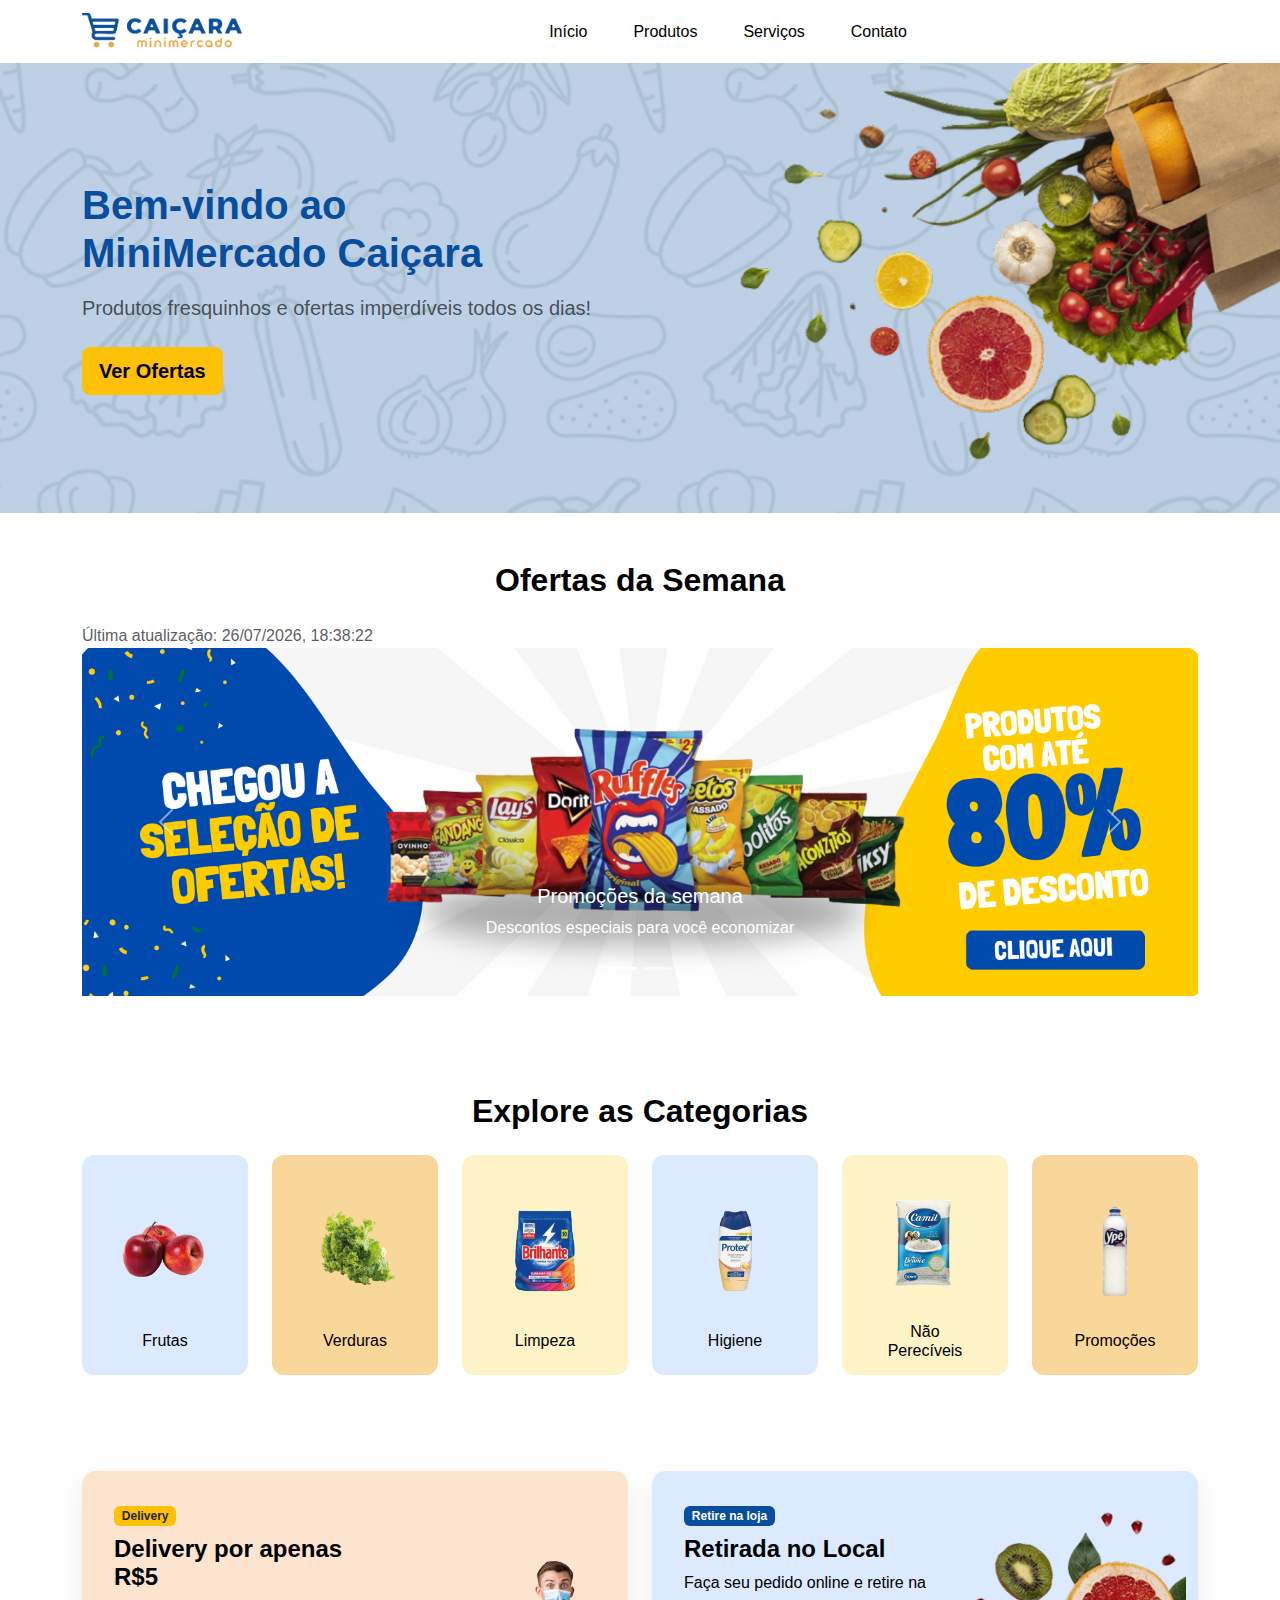
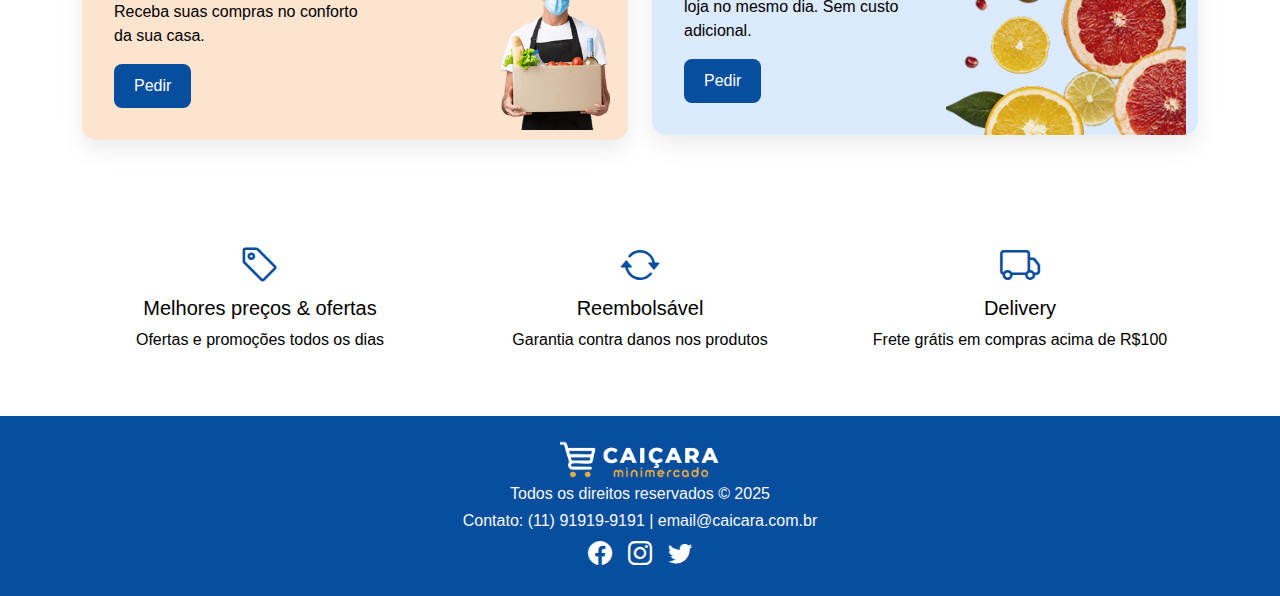
<file: index.html>
<!DOCTYPE html>
<html lang="pt-BR">
  
<head>
  <meta charset="UTF-8">
  <meta name="viewport" content="width=device-width, initial-scale=1.0">
  <title>MiniMercado Caiçara</title>
  <link href="https://cdn.jsdelivr.net/npm/bootstrap@5.3.3/dist/css/bootstrap.min.css" rel="stylesheet">
  <link rel="stylesheet" href="https://cdn.jsdelivr.net/npm/bootstrap-icons/font/bootstrap-icons.css">
  <link rel="stylesheet" href="css/style.css">   
  <link rel="stylesheet" href="css/inicio.css"> 
</head>

<body>

  <!-- NAVBAR -->
  <header>
    <nav class="navbar navbar-expand-lg bg-white shadow-sm">
      <div class="container">
        <a class="navbar-brand fw-bold" href="index.html">
          <img src="img/logo/logocaicara.png" alt="MiniMercado Caiçara" width="160">
        </a>

       <!--Acessibilidade-->
      <button class="navbar-toggler" type="button" data-bs-toggle="collapse" 
        data-bs-target="#navbarNav" aria-label="Menu de navegação">
        <span class="navbar-toggler-icon"></span>
      </button>
      
        <div class="collapse navbar-collapse justify-content-center" id="navbarNav">
          <ul class="navbar-nav mb-2 mb-lg-0">
            <li class="nav-item"><a class="nav-link active" href="index.html">Início</a></li>
            <li class="nav-item"><a class="nav-link" href="produtos.html">Produtos</a></li>
            <li class="nav-item"><a class="nav-link" href="servicos.html">Serviços</a></li>
            <li class="nav-item"><a class="nav-link" href="contato.html">Contato</a></li>
          </ul>
        </div>
      </div>
    </nav>
  </header>

  <main>
    <!-- HERO -->
    <section class="hero d-flex align-items-center">
      <div class="container py-5">
        <div class="row">
          <div class="col-lg-7 col-md-9">
            <h1 class="fw-bold text-primary mb-3">
              Bem-vindo ao<br>MiniMercado Caiçara
            </h1>
            <p class="lead text-muted mb-4">
              Produtos fresquinhos e ofertas imperdíveis todos os dias!
            </p>
            <a href="produtos.html" class="btn btn-warning btn-lg fw-bold">Ver Ofertas</a>
          </div>
        </div>
      </div>
    </section>                      

<!-- Carrossel de Ofertas -->
<section id="ofertas" class="py-5">
  <div class="container">
    <h2 class="text-center mb-4">Ofertas da Semana</h2>
    <!-- Data e Hora -->  
    <small class="text-muted d-block fs-6">
      Última atualização: <span id="dataHoraAtual"></span>
    </small>

    <div id="carouselOfertas" class="carousel slide" data-bs-ride="carousel" data-bs-interval="4000">
      
      <!-- Indicadores -->
      <div class="carousel-indicators">
        <button type="button" data-bs-target="#carouselOfertas" data-bs-slide-to="0" class="active" aria-current="true" aria-label="Slide 1"></button>
        <button type="button" data-bs-target="#carouselOfertas" data-bs-slide-to="1" aria-label="Slide 2"></button>
      </div>

      <!-- Slides -->
      <div class="carousel-inner">
        <div class="carousel-item active">
          <img src="img/itens_do_site/carrossel1.png" class="d-block w-100" alt="Ofertas de frutas frescas da semana">
          <div class="carousel-caption d-none d-md-block">
            <h5>Promoções da semana</h5>
            <p>Descontos especiais para você economizar</p>
          </div>
        </div>

        <div class="carousel-item">
          <img src="img/itens_do_site/carrossel2.png" class="d-block w-100" alt="Pacote família de arroz e feijão em promoção">
          <div class="carousel-caption d-none d-md-block">
            <h5>Melhor oferta</h5>
            <p>Sucos preços imbatíveis</p>
          </div>
        </div>
      </div>

      <!-- Controles -->
      <button class="carousel-control-prev" type="button" data-bs-target="#carouselOfertas" data-bs-slide="prev" aria-label="Slide anterior">
        <span class="carousel-control-prev-icon"></span>
      </button>
      <button class="carousel-control-next" type="button" data-bs-target="#carouselOfertas" data-bs-slide="next" aria-label="Próximo slide">
        <span class="carousel-control-next-icon"></span>
      </button>
    </div>
  </div>
</section>


<!-- Explorar CATEGORIAS -->
  <section id="categorias" class="py-5">
    <div class="container">
      <h2 class="text-center mb-4">Explore as Categorias</h2>
      <div class="row g-4 justify-content-center">
        
        <!-- Categoria 1 -->
        <div class="col-6 col-md-4 col-lg-2">
          <div class="categoria-card bg-azul">
            <img src="img/produtosPng/maca.png" alt="Frutas">
            <h6>Frutas</h6>
          </div>
        </div>

        <!-- Categoria 2 -->
        <div class="col-6 col-md-4 col-lg-2">
          <div class="categoria-card bg-amarelo">
            <img src="img/produtosPng/alface.png" alt="Verduras">
            <h6>Verduras</h6>
          </div>
        </div>

        <!-- Categoria 3 -->
        <div class="col-6 col-md-4 col-lg-2">
          <div class="categoria-card bg-bege">
            <img src="img/produtosPng/sabao.png" alt="Limpeza">
            <h6>Limpeza</h6>
          </div>
        </div>

        <!-- Categoria 4 -->
        <div class="col-6 col-md-4 col-lg-2">
          <div class="categoria-card bg-azul">
            <img src="img/produtosPng/protex.png" alt="Higiene">
            <h6>Higiene</h6>
          </div>
        </div>

        <!-- Categoria 5 -->
        <div class="col-6 col-md-4 col-lg-2">
          <div class="categoria-card bg-bege">
            <img src="img/produtosPng/arroz.png" alt="Nao Perecíveis">
            <h6>Não Perecíveis</h6>
          </div>
        </div>
        <!-- Categoria  -->
        <div class="col-6 col-md-4 col-lg-2">
          <div class="categoria-card bg-amarelo">
            <img src="img/produtosPng/detergente.png" alt="Promoções">
            <h6>Promoções</h6>
          </div>
        </div>
      </div>
    </div>
  </section>

  <section class="servicos-cards my-5">
    <div class="container">
      <div class="row g-4">

      <!-- DELIVERY -->
      <div class="col-md-6">
        <article class="servico servico-delivery">
          <div class="servico-content">
            <span class="badge bg-warning text-dark">Delivery</span>
            <h4 class="mt-2 fw-bold">Delivery por apenas R$5</h4>
            <p class="mb-3">Receba suas compras no conforto da sua casa.</p>
            <a href="servicos.html" class="btn btn-primary">Pedir</a>
          </div>
        </article>
      </div>

      <!-- RETIRADA -->
      <div class="col-md-6">
        <article class="servico servico-retirada">
          <div class="servico-content">
            <span class="badge bg-primary">Retire na loja</span>
            <h4 class="mt-2 fw-bold">Retirada no Local</h4>
            <p class="mb-3">Faça seu pedido online e retire na loja no mesmo dia. Sem custo adicional.</p>
            <a href="servicos.html" class="btn btn-primary">Pedir</a>
          </div>
        </article>
      </div>

    </div>
  </div>
</section>


    <!-- DESTAQUES -->
    <section id="destaques" class="container py-5 text-center">
      <div class="row g-4">
        <div class="col-md-4">
          <i class="bi bi-tag fs-1 text-primary"></i>
          <h5>Melhores preços & ofertas</h5>
          <p>Ofertas e promoções todos os dias</p>
        </div>
        <div class="col-md-4">
          <i class="bi bi-arrow-repeat fs-1 text-primary"></i>
          <h5>Reembolsável</h5>
          <p>Garantia contra danos nos produtos</p>
        </div>
        <div class="col-md-4">
          <i class="bi bi-truck fs-1 text-primary"></i>
          <h5>Delivery</h5>
          <p>Frete grátis em compras acima de R$100</p>
        </div>
      </div>
    </section>
  </main>

  <!-- RODAPÉ -->
  <footer class="footer text-light text-center py-4">
  <div class="container">
    <a class="navbar-brand fw-bold" href="index.html">
      <img src="img/logo/logocaicarabranco-01.png" alt="MiniMercado Caiçara" width="160">
    </a>
  </div>  
  <p>Todos os direitos reservados © 2025</p>
  <p>Contato: (11) 91919-9191 | email@caicara.com.br</p>
  <div class="d-flex justify-content-center gap-3">
    <i class="bi bi-facebook fs-4"></i>
    <i class="bi bi-instagram fs-4"></i>
    <i class="bi bi-twitter fs-4"></i>
  </div>
</footer>

<script defer src="main.js"></script>
<script src="https://cdn.jsdelivr.net/npm/bootstrap@5.3.3/dist/js/bootstrap.bundle.min.js"></script>
</body>
</html>
</file>
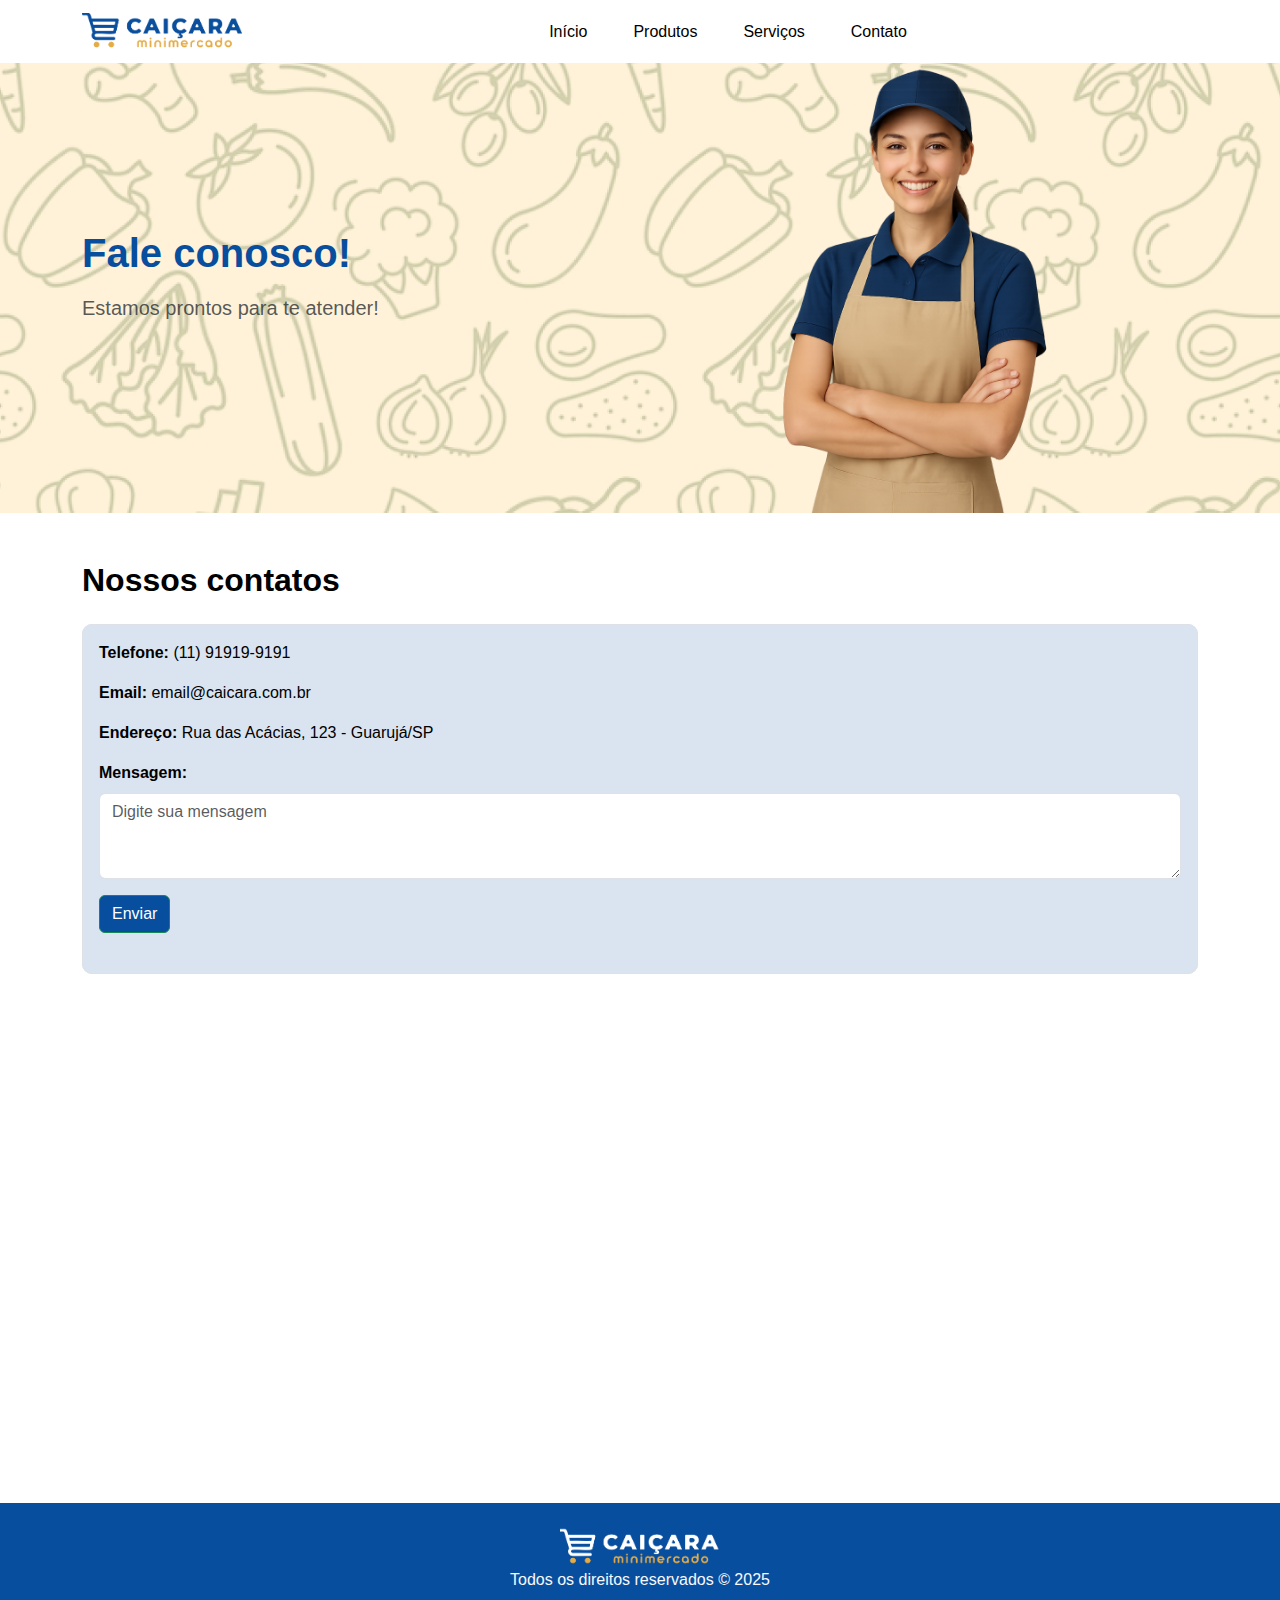
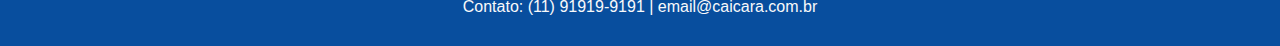
<file: contato.html>
<!DOCTYPE html>
<html lang="pt-BR">
<head>
    <meta charset="UTF-8">
    <meta name="viewport" content="width=device-width, initial-scale=1.0">
    <link href="https://cdn.jsdelivr.net/npm/bootstrap@5.3.3/dist/css/bootstrap.min.css" rel="stylesheet">
    <link rel="stylesheet" href="css/style.css">
    <link rel="stylesheet" href="css/contato.css">
    <title>Contato - MiniMercado Caiçara</title>
</head>

<body>

  <!-- NAVBAR -->
  <header>
    <nav class="navbar navbar-expand-lg bg-white shadow-sm">
      <div class="container">
        <a class="navbar-brand fw-bold" href="index.html">
          <img src="img/logo/logocaicara.png" alt="MiniMercado Caiçara" width="160">
        </a>

       <!--Acessibilidade-->
        <button class="navbar-toggler" type="button" data-bs-toggle="collapse" 
          data-bs-target="#navbarNav" aria-label="Menu de navegação">
          <span class="navbar-toggler-icon"></span>
        </button>
        <div class="collapse navbar-collapse justify-content-center" id="navbarNav">
          <ul class="navbar-nav mb-2 mb-lg-0">
            <li class="nav-item"><a class="nav-link active" href="index.html">Início</a></li>
            <li class="nav-item"><a class="nav-link" href="produtos.html">Produtos</a></li>
            <li class="nav-item"><a class="nav-link" href="servicos.html">Serviços</a></li>
            <li class="nav-item"><a class="nav-link" href="contato.html">Contato</a></li>
          </ul>
        </div>
      </div>
    </nav>
  </header>



<main>
    <!-- HERO -->
    <section class="hero d-flex align-items-center">
      <div class="container py-5">
        <div class="row">
          <div class="col-lg-7 col-md-9">
            <h1 class="fw-bold text-primary mb-3">
            Fale conosco!
            </h1>
            <p class="lead text-muted mb-4">
            Estamos prontos para te atender!
            </p>
          </div>
        </div>
      </div>
    </section>


  <!---Informaçòes Contatos--->
  <div class="container my-5">
    <h2 class="mb-4">Nossos contatos</h2>
    <form id="formContato">
    <fieldset class="border p-3 bg-yellow">
    <p><strong>Telefone:</strong> (11) 91919-9191</p>
    <p><strong>Email:</strong> email@caicara.com.br</p>
    <p><strong>Endereço:</strong> Rua das Acácias, 123 - Guarujá/SP</p>
    <div class="mb-3">
        <label for="mensagem" class="form-label"><strong>Mensagem:</strong></label>
        <textarea class="form-control" id="mensagem" rows="3" placeholder="Digite sua mensagem"></textarea>
    </div>
      <button type="submit" class="btn btn-success">Enviar</button><br><br>
      <p id="mensagemSucesso" style="display:none; color:blue; font-weight:bold;" role="status" aria-live="polite">
      Mensagem enviada com sucesso!
      </p>
    </fieldset>
    </form>
    <br>
    <div class="map-responsive">
      <iframe src="https://www.google.com/maps/embed?pb=!1m18!1m12!1m3!1d3645.9497873047544!2d-46.189617225943266!3d-23.962215676438795!2m3!1f0!2f0!3f0!3m2!1i1024!2i768!4f13.1!3m3!1m2!1s0x94d200759ab3d38d%3A0x146001346e9849b7!2sR.%20das%20Ac%C3%A1cias%20-%20Balneario%20Praia%20do%20Pernambuco%2C%20Guaruj%C3%A1%20-%20SP%2C%2011444-230!5e0!3m2!1spt-BR!2sbr!4v1756497214723!5m2!1spt-BR!2sbr" width="600" height="450" style="border:0;" allowfullscreen="" loading="lazy" referrerpolicy="no-referrer-when-downgrade" title="Mapa com a localização do MiniMercado Caiçara"></iframe>
    </div> 
  </div>
</main>


<!-- RODAPÉ -->
  <footer class="footer text-light text-center py-4">
  <div class="container">
    <a class="navbar-brand fw-bold" href="index.html">
      <img src="img/logo/logocaicarabranco-01.png" alt="MiniMercado Caiçara" width="160">
    </a>
  </div>  
  <p>Todos os direitos reservados © 2025</p>
  <p>Contato: (11) 91919-9191 | email@caicara.com.br</p>
  <div class="d-flex justify-content-center gap-3">
    <i class="bi bi-facebook fs-4"></i>
    <i class="bi bi-instagram fs-4"></i>
    <i class="bi bi-twitter fs-4"></i>
  </div>
</footer>

<script defer src="main.js"></script>
<script src="https://cdn.jsdelivr.net/npm/bootstrap@5.3.3/dist/js/bootstrap.bundle.min.js"></script>
</body>

</html>
</file>
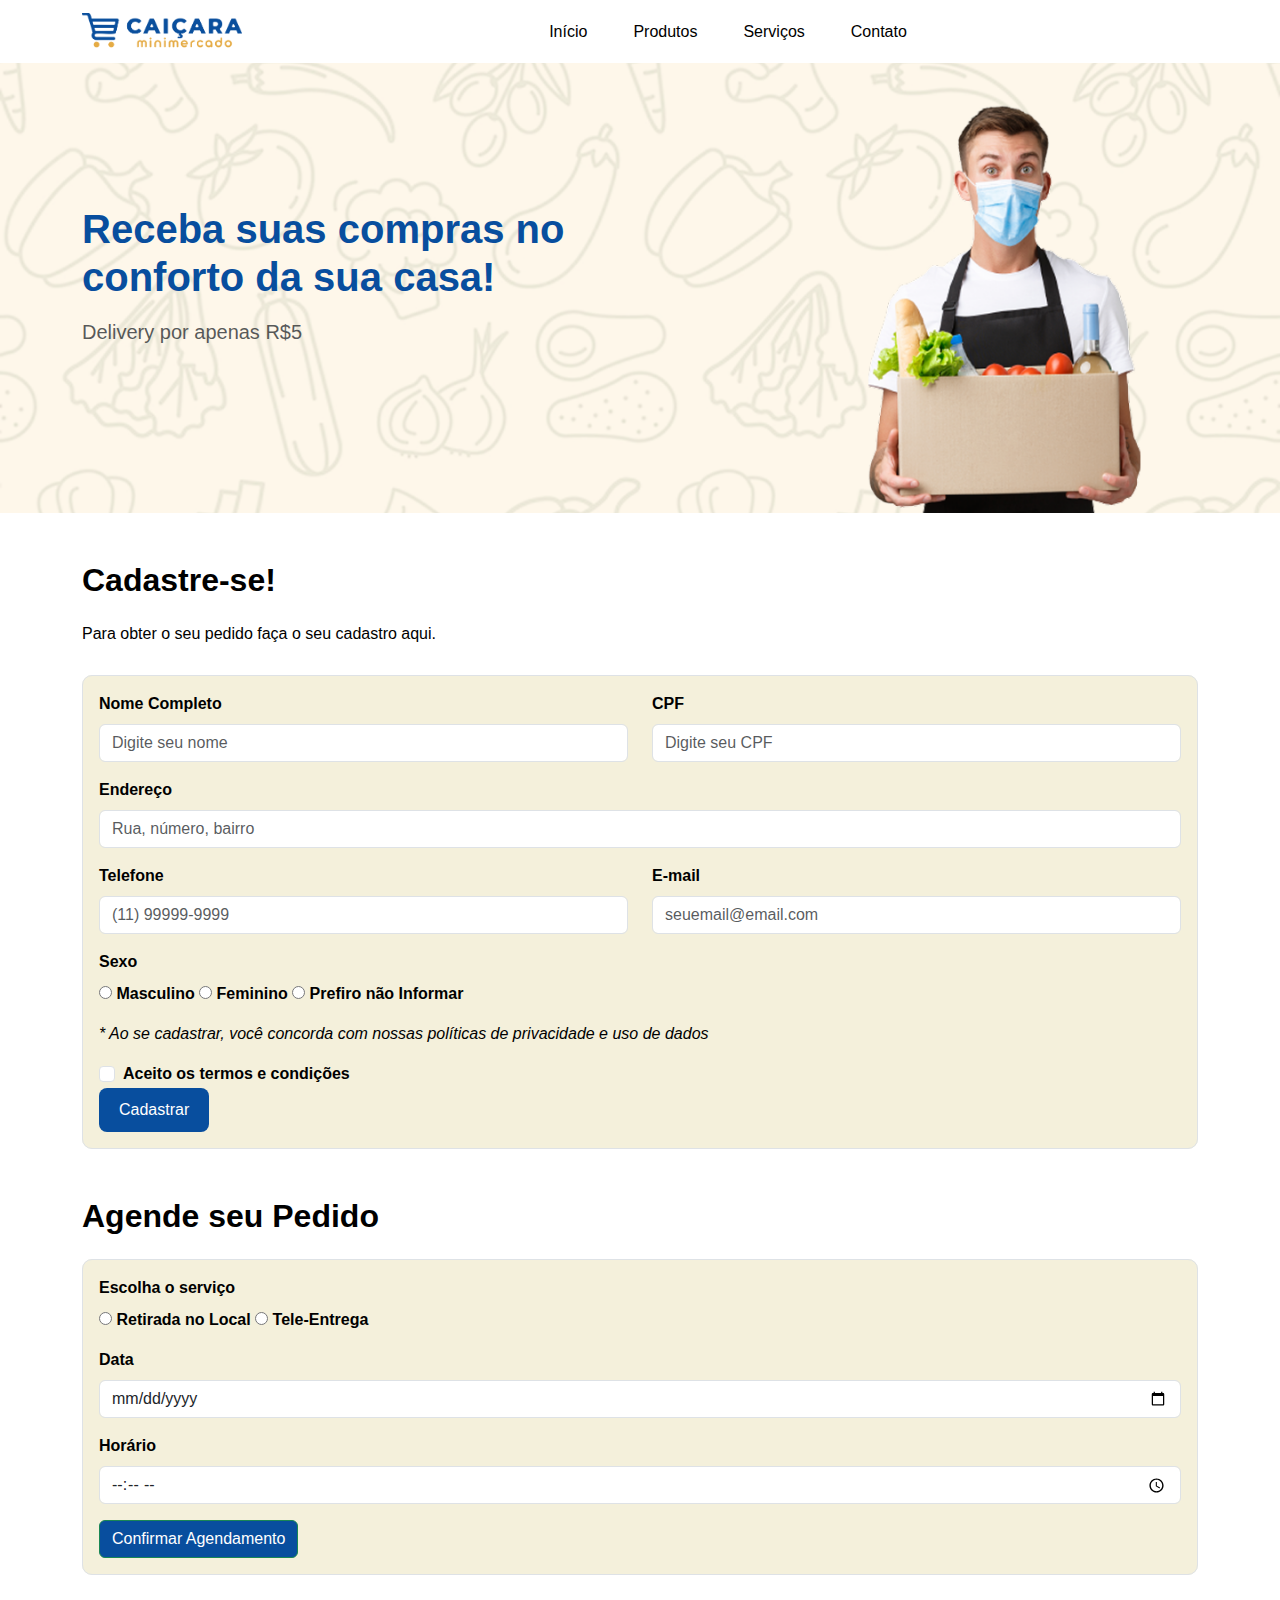
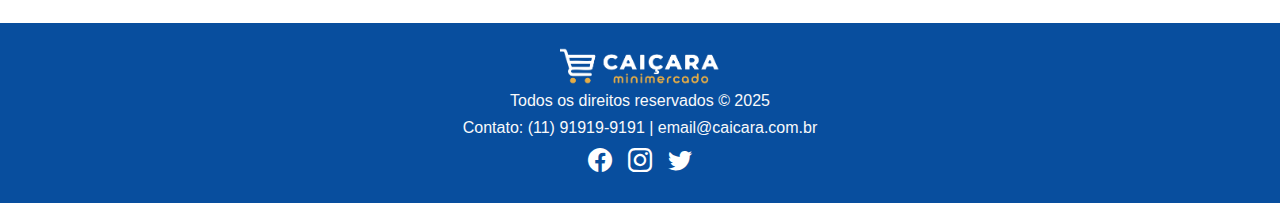
<file: servicos.html>
<!DOCTYPE html>
<html lang="pt-BR">
  
<head>
  <meta charset="UTF-8">
  <meta name="viewport" content="width=device-width, initial-scale=1.0">
  <title>MiniMercado Caiçara</title>
  <link href="https://cdn.jsdelivr.net/npm/bootstrap@5.3.3/dist/css/bootstrap.min.css" rel="stylesheet">
  <link rel="stylesheet" href="https://cdn.jsdelivr.net/npm/bootstrap-icons/font/bootstrap-icons.css">
  <link rel="stylesheet" href="css/style.css">   
  <link rel="stylesheet" href="css/servicos.css"> 
</head>

<body>

  <!-- NAVBAR -->
  <header>
    <nav class="navbar navbar-expand-lg bg-white shadow-sm">
      <div class="container">
        <a class="navbar-brand fw-bold" href="index.html">
          <img src="img/logo/logocaicara.png" alt="MiniMercado Caiçara" width="160">
        </a>

        <!--Acessibilidade-->
        <button class="navbar-toggler" type="button" data-bs-toggle="collapse" 
        data-bs-target="#navbarNav" aria-label="Menu de navegação">
        <span class="navbar-toggler-icon"></span>
        </button>

        <div class="collapse navbar-collapse justify-content-center" id="navbarNav">
          <ul class="navbar-nav mb-2 mb-lg-0">
            <li class="nav-item"><a class="nav-link active" href="index.html">Início</a></li>
            <li class="nav-item"><a class="nav-link" href="produtos.html">Produtos</a></li>
            <li class="nav-item"><a class="nav-link" href="servicos.html">Serviços</a></li>
            <li class="nav-item"><a class="nav-link" href="contato.html">Contato</a></li>
          </ul>
        </div>
      </div>
    </nav>
  </header>

<main>

     <!-- HERO -->
    <section class="hero d-flex align-items-center">
      <div class="container py-5">
        <div class="row">
          <div class="col-lg-7 col-md-9">
            <h1 class="fw-bold text-primary mb-3">
              Receba suas compras no<br>conforto da sua casa! 
            </h1>
            <p class="lead text-muted mb-4">
              Delivery  por apenas R$5
            </p>
          </div>
        </div>
      </div>
    </section> 

<!--Formulário Cadastro -->
<div class="container my-5">
    <h2 class="mb-4">Cadastre-se!</h2>
    <h6>Para obter o seu pedido faça o seu cadastro aqui.</h6><br>
    <form id="formCadastro">
    <fieldset class="border p-3 bg-yellow">
      <div class="row mb-3">
        <div class="col">
          <label for="nome" class="form-label">Nome Completo</label>
          <input type="text" class="form-control" id="nome" placeholder="Digite seu nome" required>
      </div>
        <div class="col">
          <label for="cpf" class="form-label">CPF</label>
          <input type="text" class="form-control" id="cpf" name="cpf" 
          placeholder="Digite seu CPF" required pattern="\d{11}" 
          title="Digite 11 números sem pontos ou traços.">
        </div> 
      </div>

      <div class="mb-3">
        <label for="endereco" class="form-label">Endereço</label>
        <input type="text" class="form-control" id="endereco" placeholder="Rua, número, bairro" required>
      </div>

      <div class="row mb-3">
        <div class="col">
          <label for="telefone" class="form-label">Telefone</label>
          <input type="tel" class="form-control" id="telefone" name="telefone" 
          placeholder="(11) 99999-9999" required pattern="\d{10,11}" 
          title="Digite 10 ou 11 números (com DDD).">
        </div>
        <div class="col">
          <label for="email" class="form-label">E-mail</label>
          <input type="email" class="form-control" id="email" placeholder="seuemail@email.com" required>
        </div>
      </div>

        <div class="mb-3">
          <label class="form-label">Sexo</label><br>

          <input type="radio" id="sexoMasculino" name="sexo" value="masculino" required>
          <label for="sexoMasculino">Masculino</label>

          <input type="radio" id="sexoFeminino" name="sexo" value="feminino" required>
          <label for="sexoFeminino">Feminino</label>

          <input type="radio" id="sexoNaoInformar" name="sexo" value="Prefiro não Informar" required>
          <label for="sexoNaoInformar">Prefiro não Informar</label>
        </div>
        <p><i>* Ao se cadastrar, você concorda com nossas políticas de privacidade e uso de dados</i></p>
        <div class="form-check">
          <input type="checkbox" class="form-check-input" id="termos" required>
          <label class="form-check-label" for="termos">
            Aceito os termos e condições
          </label>
</div>
      <button type="submit" class="btn btn-primary">Cadastrar</button>
    </fieldset>
    </form>
  </div>

   <!-- Agendamento -->
  <div class="container my-5">
    <h2 class="mb-4">Agende seu Pedido</h2>
    <form id="formAgendamento">
      <fieldset class="border p-3 bg-yellow">
      <div class="mb-3">
        <label class="form-label">Escolha o serviço</label><br>

        <input type="radio" id="servicoRetirada" name="servico" value="retirada" required>
        <label for="servicoRetirada">Retirada no Local</label>

        <input type="radio" id="servicoEntrega" name="servico" value="entrega" required>
        <label for="servicoEntrega">Tele-Entrega</label>
      </div>

      <div class="mb-3">
        <label for="data" class="form-label">Data</label>
        <input type="date" class="form-control" id="data" required>
      </div>

      <div class="mb-3">
        <label for="hora" class="form-label">Horário</label>
        <input type="time" class="form-control" id="hora" required>
      </div>

      <button type="submit" class="btn btn-success">Confirmar Agendamento</button>
    </fieldset>
    </form>
  </div>
  

</main>
       


<!-- RODAPÉ -->
  <footer class="footer text-light text-center py-4">
  <div class="container">
    <a class="navbar-brand fw-bold" href="index.html">
      <img src="img/logo/logocaicarabranco-01.png" alt="MiniMercado Caiçara" width="160">
    </a>
  </div>  
  <p>Todos os direitos reservados © 2025</p>
  <p>Contato: (11) 91919-9191 | email@caicara.com.br</p>
  <div class="d-flex justify-content-center gap-3">
    <i class="bi bi-facebook fs-4"></i>
    <i class="bi bi-instagram fs-4"></i>
    <i class="bi bi-twitter fs-4"></i>
  </div>
</footer>

<script defer src="main.js"></script>

<script src="https://cdn.jsdelivr.net/npm/bootstrap@5.3.3/dist/js/bootstrap.bundle.min.js"></script>
</body>
</html>
</file>
<file: css/style.css>
/* ---CSS Geral---*/

body {
  margin: 0;
  padding: 0;
  font-family: 'Poppins', sans-serif;
  background-color: #fff;
  color: #000;
}

/* Navbar */

.navbar-nav .nav-item {
  margin-left: 15px;
  margin-right: 15px;
}

.navbar {
  background-color: #fff;
  box-shadow: 0 2px 5px rgba(0,0,0,0.05);
}

.nav-link {
  font-weight: 500;
  color: #000 !important;
}

.nav-link:hover {
  color: #084e9e !important;
}

/* Botões padrão */
.btn-primary {
  background-color: #084e9e;
  border: none;
  border-radius: 8px;
  padding: 10px 20px;
}

.btn-primary:hover {
  background-color: #084e9e;
}

.bg-primary {
  background-color: #084e9e !important;
}

/* Títulos */
h2 {
  font-weight: 700;
}
.text-primary {
  color: #084e9e !important;
}

/* Footer */
.footer {
  background-color: #084e9e; 
  color: #fff;
}

.footer p {
  margin: 0.2rem 0;
}

.footer a {
  color: #fff;
  text-decoration: none;
}

.footer a:hover {
  color: #fde047; 
}

.footer i {
  color: #fff;
  transition: color 0.3s;
}

.footer i:hover {
  color: #fde047; 
}
</file>
<file: css/inicio.css>
/* ===== inicio.css ===== */

/* HERO */
.hero {
  position: relative;
  background: url("../img/hero/hero.png") center/cover no-repeat;
  color: #fff;
  min-height: 450px;
  display: flex;
  align-items: center;
  text-align: left;
}

.hero .overlay {
  background-color: rgba(8, 78, 158, 0.6);
  position: absolute;
  top: 0; left: 0;
  right: 0; bottom: 0;
}

.hero-content {
  position: relative;
  z-index: 2;
  max-width: 50%;
  padding: 2rem;
}

/* Categorias */
.categoria-card {
  text-align: center;
  padding: 20%;
  border-radius: 12px;
  color: #000;
  font-weight: 600;
  height: 220px;                
  display: flex;
  flex-direction: column;
  align-items: center;
  justify-content: center;
  transition: transform 0.3s;
}

.categoria-card img {
  width: 160px;     
  height: auto;    
  object-fit: contain;  
}

.categoria-card:hover {
  transform: translateY(-5px);  
}

.bg-azul { background-color: #dbeafe; }
.bg-amarelo { background-color: #f9d699; }
.bg-bege { background-color: #fef3c7; }


/* Delivery / Retirada */
.servico {
  position: relative;
  min-height: 240px;
  border-radius: 14px;
  overflow: hidden;
  padding: 2rem;
  box-shadow: 0 10px 24px rgba(0,0,0,.08);
}

.servico-content {
  position: relative;
  z-index: 2;
  max-width: 55%;
}

.servico-delivery {
  background-image: url("../img/itens_do_site/card1.png"),
                    linear-gradient(#fde4cf, #fde4cf);
  background-repeat: no-repeat, no-repeat;
  background-size: 20% auto, 100% 100%;
  background-position: right 18px bottom 10px, center;
}

.servico-retirada {
  background-image: url("../img/itens_do_site/card2.png"),
                    linear-gradient(#dbeafe, #dbeafe);
  background-repeat: no-repeat, no-repeat;
  background-size: 44% auto, 100% 100%;
  background-position: right 12px bottom 0, center;
}
</file>
<file: css/contato.css>
/* ----Hero---- */
.hero {
  position: relative;
  background: url("../img/hero/hero_contato.png") center/cover no-repeat;
  color: #fff;
  min-height: 450px;
  display: flex;
  align-items: center;
  text-align: left;
}

.hero .overlay {
  background-color: rgba(8, 78, 158, 0.6);
  position: absolute;
  top: 0; left: 0;
  right: 0; bottom: 0;
}

.hero-content {
  position: relative;
  z-index: 2;
  max-width: 50%;
  padding: 2rem;
}

/*-----Contatos-----*/

.bg-yellow {
  background: rgba(8, 78, 158, 0.154) !important;
}

.border {
  border: 2px solid #000;
  border-radius: 10px;
}

fieldset label {
  font-weight: bold;

}

.btn {
  background: #084e9e !important;
}
</file>
<file: css/servicos.css>
/* HERO */
.hero {
  position: relative;
  background: url("../img/hero/hero-servicos.png") center/cover no-repeat;
  color: #fff;
  min-height: 450px;
  display: flex;
  align-items: center;
  text-align: left;
}

.hero .overlay {
  background-color: rgba(8, 78, 158, 0.6);
  position: absolute;
  top: 0; left: 0;
  right: 0; bottom: 0;
}

.hero-content {
  position: relative;
  z-index: 2;
  max-width: 50%;
  padding: 2rem;
}

/*-----Cadastro e Agendamento-----*/

.bg-yellow {
  background: #f4f0db !important;
}

fieldset label {
  font-weight: bold;
}

.border {
  border: 2px solid #000;
  border-radius: 10px;
}

.btn-success {
    background-color: #084e9e;
}
</file>
